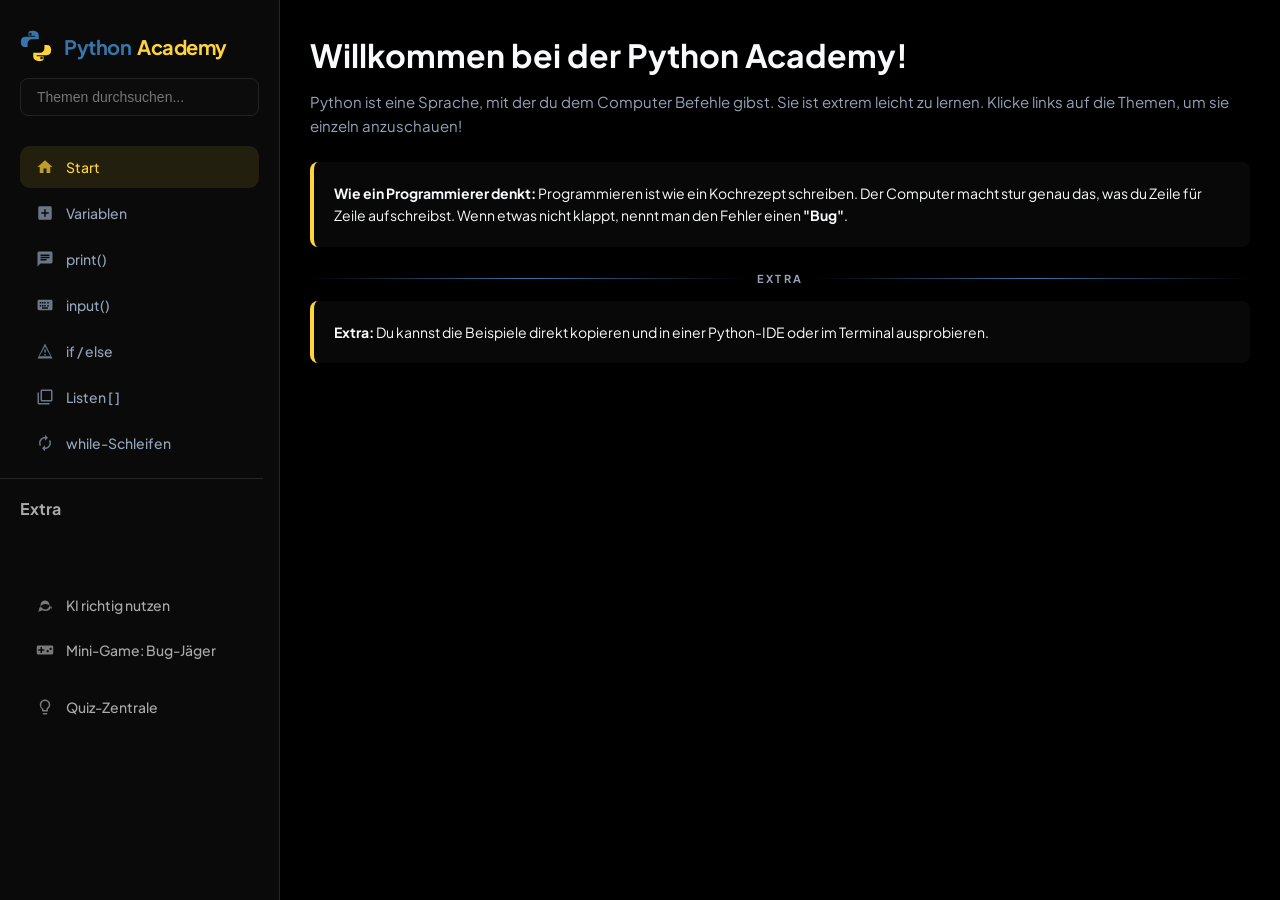
<file: index.html>
<!DOCTYPE html>
<html lang="de">
<head>
    <meta charset="UTF-8">
    <meta name="viewport" content="width=device-width, initial-scale=1.0">
    <title>Python Academy</title>
    <link href="https://fonts.googleapis.com/css2?family=Plus+Jakarta+Sans:wght@400;500;600;700&family=JetBrains+Mono:wght@400;500&display=swap" rel="stylesheet">
    <link rel="stylesheet" href="projekt_woche.css">
</head>
<body>

<div class="sidebar">
    <div class="logo">
        <svg width="32" height="32" viewBox="0 0 110 110" fill="none" xmlns="http://www.w3.org/2000/svg" style="flex-shrink: 0;">
            <path d="M52.1 3c-14.5 0-22.9 1-22.9 6.8v10.3h23.4v3.4H19.2C8.3 23.5 3 29.3 3 41.3c0 11.5 4.5 17.5 14.5 17.5h8.6v-12c0-8.2 6.8-15 15-15h23.4V20.3c0-11-8-17.3-22.4-17.3z" fill="#3776AB"/>
            <path d="M57.9 107c14.5 0 22.9-1 22.9-6.8V89.9H57.4v-3.4h33.4c10.9 0 16.2-5.8 16.2-17.8 0-11.5-4.5-17.5-14.5-17.5h-8.6v12c0 8.2-6.8 15-15 15H45.5v11.5c0 11 8 17.3 22.4 17.3z" fill="#FFD43B"/>
            <circle cx="36" cy="14" r="4.5" fill="#111827"/>
            <circle cx="74" cy="96" r="4.5" fill="#111827"/>
        </svg>
        <div style="display: flex; gap: 6px;">
            <span style="color: #3776AB;">Python</span>
            <span style="color: #FFD43B;">Academy</span>
        </div>
    </div>

    <div class="search-pos">
        <input class="search" id="search-input" placeholder="Themen durchsuchen...">
    </div>
    
    <div class="nav-links" id="sidebar-menu">
        <a data-target="start" data-color="yellow" class="active-yellow">
            <svg viewBox="0 0 24 24"><path d="M10 20v-6h4v6h5v-8h3L12 3 2 12h3v8z"/></svg>Start
        </a>
        <a data-target="variablen" data-color="blue">
            <svg viewBox="0 0 24 24"><path d="M19 3H5c-1.1 0-2 .9-2 2v14c0 1.1.9 2 2 2h14c1.1 0 2-.9 2-2V5c0-1.1-.9-2-2-2zm-2 10h-4v4h-2v-4H7v-2h4V7h2v4h4v2z"/></svg>Variablen
        </a>
        <a data-target="print" data-color="blue">
            <svg viewBox="0 0 24 24"><path d="M20 2H4c-1.1 0-1.99.9-1.99 2L2 22l4-4h14c1.1 0 2-.9 2-2V4c0-1.1-.9-2-2-2zM6 9h12v2H6V9zm8 5H6v-2h8v2zm4-6H6V6h12v2z"/></svg>print()
        </a>
        <a data-target="input" data-color="blue">
            <svg viewBox="0 0 24 24"><path d="M20 5H4c-1.1 0-1.99.9-1.99 2L2 17c0 1.1.9 2 2 2h16c1.1 0 2-.9 2-2V7c0-1.1-.9-2-2-2zm-9 3h2v2h-2V8zm0 4h2v2h-2v-2zM8 8h2v2H8V8zm0 4h2v2H8v-2zm-1 2H5v-2h2v2zm0-4H5V8h2v2zm9 7H8v-2h8v2zm1-3h-2v-2h2v2zm0-4h-2V8h2v2z"/></svg>input()
        </a>
        <a data-target="if" data-color="blue">
            <svg viewBox="0 0 24 24"><path d="M12 2L2 22h20L12 2zm0 3.99L19.53 19H4.47L12 5.99zM13 16h-2v2h2v-2zm0-6h-2v4h2v-4z"/></svg>if / else
        </a>
        <a data-target="listen" data-color="blue">
            <svg viewBox="0 0 24 24"><path d="M4 6H2v14c0 1.1.9 2 2 2h14v-2H4V6zm16-4H8c-1.1 0-2 .9-2 2v12c0 1.1.9 2 2 2h12c1.1 0 2-.9 2-2V4c0-1.1-.9-2-2-2zm0 14H8V4h12v12z"/></svg>Listen [ ]
        </a>
        <a data-target="loops" data-color="blue">
            <svg viewBox="0 0 24 24"><path d="M12 6v3l4-4-4-4v3c-4.42 0-8 3.58-8 8 0 1.57.46 3.03 1.24 4.26L6.7 14.8c-.45-.83-.7-1.79-.7-2.8 0-3.31 2.69-6 6-6zm6.76 1.74L17.3 9.2c.44.84.7 1.79.7 2.8 0 3.31-2.69 6-6 6v-3l-4 4 4 4v-3c4.42 0 8-3.58 8-8 0-1.57-.46-3.03-1.24-4.26z"/></svg>while-Schleifen
        </a>
        <div class="sidebar-drunter">
        </div>
        <div class="extra">
            <p2><b>Extra</b></p2> <!-- p2 weil er sonst auf die normale p klasse zugreift und die klasse "extra" ignoriert -->
        </div>
        <div class="hover-bonus">
            <a data-target="ki-section" data-color="purple" class="purple-link" style="padding-top: 15px; margin-top: 53px;">
                <svg viewBox="0 0 24 24"><path d="M21 11.5a8.38 8.38 0 0 1-.9 3.8 8.5 8.5 0 0 1-7.6 4.7 8.38 8.38 0 0 1-3.8-.9L3 21l1.9-5.7a8.38 8.38 0 0 1-.9 3.8 8.5 8.5 0 0 1 4.7-7.6 8.38 8.38 0 0 1 3.8-.9h.5a8.48 8.48 0 0 1 8 8v.5zM12 6a6 6 0 0 0-6 6c0 .87.18 1.71.51 2.48l-.34 1 .98-.33A5.923 5.923 0 0 0 12 18a6 6 0 0 0 6-6 6 6 0 0 0-6-6z"/></svg>KI richtig nutzen
            </a>
            <a data-target="game-section" data-color="purple" class="purple-link" style="padding-top: 15px; margin-bottom: 12px;">
                <svg viewBox="0 0 24 24"><path d="M21 6H3c-1.1 0-2 .9-2 2v8c0 1.1.9 2 2 2h18c1.1 0 2-.9 2-2V8c0-1.1-.9-2-2-2zm-10 7H8v3H6v-3H3v-2h3V8h2v3h3v2zm4.5 2c-.83 0-1.5-.67-1.5-1.5s.67-1.5 1.5-1.5 1.5.67 1.5 1.5-.67 1.5-1.5 1.5zm4-3c-.83 0-1.5-.67-1.5-1.5s.67-1.5 1.5-1.5 1.5.67 1.5 1.5-.67 1.5-1.5 1.5z"/></svg>Mini-Game: Bug-Jäger
            </a>
            <a data-target="quiz-section" data-color="pink" class="purple-link" style="margin-top: auto; padding-top: 15px;">
                <svg viewBox="0 0 24 24"><path d="M9 21c0 .55.45 1 1 1h4c.55 0 1-.45 1-1v-1H9v1zm3-19C8.14 2 5 5.14 5 9c0 2.38 1.19 4.47 3 5.74V17c0 .55.45 1 1 1h6c.55 0 1-.45 1-1v-2.26c1.81-1.27 3-3.36 3-5.74 0-3.86-3.14-7-7-7zm2.85 11.1l-.85.6V16h-4v-1.3l-.85-.6A4.997 4.997 0 0 1 7 9c0-2.76 2.24-5 5-5s5 2.24 5 5c0 1.63-.8 3.16-2.15 4.1z"/></svg>Quiz-Zentrale
            </a>
        </div>
    </div>
</div>

<div class="main">
    <header> <!-- ! -->
    <h2 id="page-title">Willkommen</h2> 
    </header>
    
    <div class="container">
        <div id="start" class="content-section active">
            <div class="card">
                <h1>Willkommen bei der Python Academy!</h1>
                <p>Python ist eine Sprache, mit der du dem Computer Befehle gibst. Sie ist extrem leicht zu lernen. Klicke links auf die Themen, um sie einzeln anzuschauen!</p>
                <div class="tip-box">
                    <strong>Wie ein Programmierer denkt:</strong> Programmieren ist wie ein Kochrezept schreiben. Der Computer macht stur genau das, was du Zeile für Zeile aufschreibst. Wenn etwas nicht klappt, nennt man den Fehler einen <strong>"Bug"</strong>.
                </div>

                <div class="section-divider">
                    <span>Extra</span>
                </div>
                <div class="tip-box extra-box">
                    <strong>Extra:</strong> Du kannst die Beispiele direkt kopieren und in einer Python-IDE oder im Terminal ausprobieren.
                </div>
            </div>
        </div>
        
        <div id="variablen" class="content-section">
            <div class="card">
                <h2>Schubladen für Daten</h2>
                <p>Eine Variable ist eine <strong>Schublade mit Namen</strong>. Du legst ein Wort oder eine Zahl hinein, um es für später aufzuheben.</p>
                <div class="code-wrapper">
                    <div class="code-header"><span>Python</span><button class="copy">Kopieren</button></div>
                    <div class="code">name = <span class="str">"Anna"</span>  <span class="cmt"># Wort in Schublade "name" packen</span>
alter = <span class="num">21</span>     <span class="cmt"># Zahl in Schublade "alter" packen</span>

<span class="fnc">print</span>(name)    <span class="cmt"># Guck in die Schublade und zeig es an</span></div>
                </div>
                <div class="terminal-wrapper">
                    <div class="terminal-header">Bildschirm-Ausgabe</div>
                    <div class="terminal-output">Anna</div>
                </div>
            </div>
        </div>
        
        <div id="print" class="content-section">
            <div class="card">
                <h2>Sachen ausdrucken</h2>
                <p>Der Befehl <code>print()</code> ist wie ein kleiner <strong>Drucker</strong>. Alles in den Klammern wird auf den Bildschirm geschrieben.</p>
                <div class="code-wrapper">
                    <div class="code-header"><span>Python</span><button class="copy">Kopieren</button></div>
                    <div class="code"><span class="fnc">print</span>(<span class="str">"Hallo Welt!"</span>)</div>
                </div>
                <div class="terminal-wrapper">
                    <div class="terminal-header">Bildschirm-Ausgabe</div>
                    <div class="terminal-output">Hallo Welt!</div>
                </div>
            </div>
        </div>
        
        <div id="input" class="content-section">
            <div class="card">
                <h2>Den Nutzer fragen</h2>
                <p>Mit <code>input()</code> stellt der Computer dem Nutzer eine Frage und <strong>wartet</strong>, bis dieser etwas eintippt und Enter drückt.</p>
                <div class="code-wrapper">
                    <div class="code-header"><span>Python</span><button class="copy">Kopieren</button></div>
                    <div class="code">farbe = <span class="fnc">input</span>(<span class="str">"Deine Lieblingsfarbe? "</span>)
<span class="fnc">print</span>(<span class="str">"Cool,"</span>, farbe)</div>
                </div>
                <div class="terminal-wrapper">
                    <div class="terminal-header">Bildschirm-Ausgabe</div>
                    <div class="terminal-output">Deine Lieblingsfarbe? <span style="color:#fff; font-style:italic">Blau</span>
Cool, Blau</div>
                </div>
            </div>
        </div>
        
        <div id="if" class="content-section">
            <div class="card">
                <h2> Wege entscheiden</h2>
                <p>Mit <code>if</code> (Wenn) und <code>else</code> (Ansonsten) biegt der Computer ab, je nachdem was stimmt. Wie ein Türsteher im Club.</p>
                <div class="code-wrapper">
                    <div class="code-header"><span>Python</span><button class="copy">Kopieren</button></div>
                    <div class="code">alter = <span class="num">15</span>

<span class="kwd">if</span> alter > = <span class="num">18</span>:
    <span class="fnc">print</span>(<span class="str">"Rein in den Club!"</span>)
<span class="kwd">else</span>:
    <span class="fnc">print</span>(<span class="str">"Du musst leider draußen warten."</span>)</div>
                </div>
                <div class="terminal-wrapper">
                    <div class="terminal-header">Bildschirm-Ausgabe</div>
                    <div class="terminal-output">Du musst leider draußen warten.</div>
                </div>
            </div>
        </div>

        <div id="listen" class="content-section">
            <div class="card">
                <h2>Listen [ ]</h2>
                <p>Was ist, wenn du nicht nur eine Sache, sondern ganz viele Sachen in eine Variable packen willst? Dafür gibt es Listen! Stell es dir wie einen <strong>Einkaufszettel</strong> vor.</p>
                <div class="tip-box">
                    <strong> Wichtig:</strong> Der Computer fängt immer bei <strong>0</strong> an zu zählen! Die erste Sache auf der Liste ist also die Nummer 0.
                </div>
                <div class="code-wrapper">
                    <div class="code-header"><span>Python</span><button class="copy">Kopieren</button></div>
                    <div class="code">einkauf = [<span class="str">"Apfel"</span>, <span class="str">"Banane"</span>, <span class="str">"Milch"</span>]

<span class="fnc">print</span>(einkauf[<span class="num">0</span>])  <span class="cmt"># Zeige die Sache an Stelle 0 (die erste Sache)</span>
<span class="fnc">print</span>(einkauf[<span class="num">2</span>])  <span class="cmt"># Zeige die Sache an Stelle 2 (die dritte Sache)</span></div>
                </div>
                <div class="terminal-wrapper">
                    <div class="terminal-header">Bildschirm-Ausgabe</div>
                    <div class="terminal-output">Apfel <br>
                    Milch</div>
                </div>
            </div>
        </div>

        <div id="loops" class="content-section">
            <div class="card">
                <h2>While-Schleifen (Wiederholungen)</h2>
                <p>Mit einer Schleife kannst du den Computer zwingen, eine Aufgabe <strong>immer und immer wieder zu wiederholen</strong>, so lange, bis eine Bedingung erfüllt ist.</p>
                <div class="code-wrapper">
                    <div class="code-header"><span>Python</span><button class="copy">Kopieren</button></div>
                    <div class="code">zaehler = <span class="num">1</span>

<span class="kwd">while</span> zaehler < = <span class="num">3</span>:  <span class="cmt"># Solange der Zähler kleiner oder gleich 3 ist:</span>
    <span class="fnc">print</span>(<span class="str">"Wiederholung Nummer"</span>, zaehler)
    zaehler = zaehler + <span class="num">1</span></div>
                </div>
                <div class="terminal-wrapper">
                    <div class="terminal-header">Bildschirm-Ausgabe</div>
                    <div class="terminal-output">Wiederholung Nummer 1
Wiederholung Nummer 2
Wiederholung Nummer 3</div>
                </div>
            </div>
        </div>

        <div id="ki-section" class="content-section">
            <div class="card">
                <h1> Wie man eine KI richtig benutzt</h1>
                <p>Eine KI kann dir genial beim Programmieren lernen helfen Stell dir die KI wie einen <strong>extrem fleißigen, aber etwas unschlauen Praktikanten</strong> vor.</p>
                <h2>Die 3 goldenen KI-Regeln</h2>
                <div class="tip-box">
                    <strong>1. Häppchen-Taktik </strong><br>Frag die KI niemals nach einem riesigen, fertigen Programm. Frag immer nach kleinen Teilen.
                </div>
                <div class="tip-box">
                    <strong>2. Sag der KI, wer sie ist </strong><br>Gib der KI eine Rolle, z.B. „Du bist ein geduldiger Lehrer für Anfänger“.
                </div>
                <div class="tip-box">
                    <strong>3. Zeig ihr deinen Code </strong><br>Kopiere fehlerhaften Code komplett hinein und nenne die exakte Fehlermeldung.
                </div>
                
                <h2 style="margin-top: 30px;">Der Prompt-Vergleich: Schlecht vs. Gut</h2>
                <div class="prompt-grid">
                    <div class="prompt-card bad">
                        <h4>Schlechter Prompt</h4>
                        <div class="text">Mach mir ein Quiz-Spiel in Python.</div>
                    </div>
                    <div class="prompt-card good">
                        <h4>Perfekter Prompt</h4>
                        <div class="text">Du bist ein Python-Lehrer für Anfänger. Erkläre mir in einfachen Worten, wie ich eine einzige Quiz-Frage mit einem "if/else"-Befehl abfrage...</div>
                    </div>
                </div>
            </div>
        </div>

        <div id="game-section" class="content-section">
            <div class="card">
                <h1>Mini-Game: Der Code-Bug-Jäger</h1>
                <p>Finde in jedem Code-Abschnitt die **eine Zeile**, die falsch geschrieben ist und das Programm zum Absturz bringt. Klicke sie an!</p>
                
                <div id="game-welcome" class="quiz-welcome-screen">
                    <button class="start-btn" style="background: #10b981;" onclick="startGame()">Jagd starten</button>
                </div>

                <div id="game-play" class="game-container">
                    <div class="game-score-board">
                        <span id="game-level-text">Bug 1 von 3</span>
                        <span id="game-score-text" style="color: var(--yellow-primary);">Punkte: 0</span>
                    </div>
                    <h3 id="game-task-text" style="margin-bottom: 15px; font-size: 16px;">Finde den Fehler im Code:</h3>
                    <div class="code-wrapper" style="border-radius:12px;">
                        <div class="code-header"><span>Interaktiver Code-Editor</span></div>
                        <div id="game-code-box" style="background: var(--bg-code); padding: 15px 10px;"></div>
                    </div>
                    <div class="feedback-box" id="game-feedback-box"></div>
                    <button class="next-btn" id="game-next-btn" onclick="nextGameLevel()">Nächster Bug ➔</button>
                </div>
            </div>
        </div>

        <div id="quiz-section" class="content-section">
            <div class="card">
                <h1>Die Python & KI Quiz-Zentrale</h1>
                <p>Bist du bereit, dein Wissen zu testen?</p>
                <div id="quiz-welcome" class="quiz-welcome-screen">
                    <button class="start-btn" onclick="startQuiz()">Quiz jetzt starten</button>
                </div>
                <div id="quiz-game" class="quiz-game-container">
                    <div class="quiz-progress" id="quiz-prog-text">Frage 1 von 5</div>
                    <div id="quiz-question-text" style="font-size: 18px; font-weight: 600; margin-bottom: 15px; color: var(--yellow-primary);">Fragetext lädt...</div>
                    <div id="quiz-code-block"></div>
                    <div class="quiz-box" id="quiz-options-box"></div>
                    <div class="feedback-box" id="quiz-feedback-box"></div>
                    <button class="next-btn" id="quiz-next-btn" onclick="nextQuestion()">Nächste Frage ➔</button>
                </div>
            </div>
        </div>
    </div>
</div>

<script src="projekt_woche.js"></script>
</body>
</html>
</file>
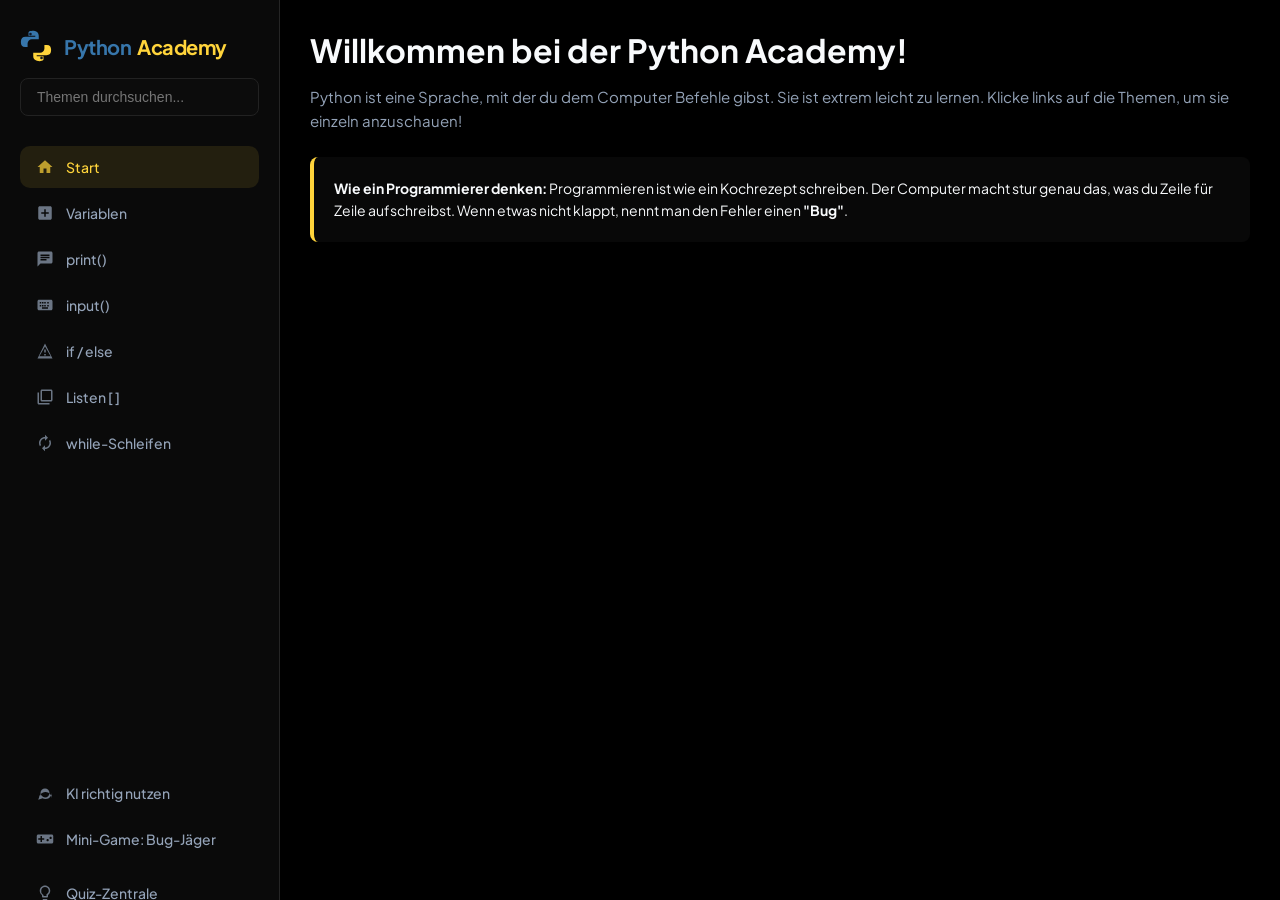
<file: Python Academy/index.html>
<!DOCTYPE html>
<html lang="de">
<head>
    <meta charset="UTF-8">
    <meta name="viewport" content="width=device-width, initial-scale=1.0">
    <title>Python Academy</title>
    <link href="https://fonts.googleapis.com/css2?family=Plus+Jakarta+Sans:wght@400;500;600;700&family=JetBrains+Mono:wght@400;500&display=swap" rel="stylesheet">
    <link rel="stylesheet" href="projekt_woche.css">
</head>
<body>

<div class="sidebar">
    <div class="logo">
        <svg width="32" height="32" viewBox="0 0 110 110" fill="none" xmlns="http://www.w3.org/2000/svg" style="flex-shrink: 0;">
            <path d="M52.1 3c-14.5 0-22.9 1-22.9 6.8v10.3h23.4v3.4H19.2C8.3 23.5 3 29.3 3 41.3c0 11.5 4.5 17.5 14.5 17.5h8.6v-12c0-8.2 6.8-15 15-15h23.4V20.3c0-11-8-17.3-22.4-17.3z" fill="#3776AB"/>
            <path d="M57.9 107c14.5 0 22.9-1 22.9-6.8V89.9H57.4v-3.4h33.4c10.9 0 16.2-5.8 16.2-17.8 0-11.5-4.5-17.5-14.5-17.5h-8.6v12c0 8.2-6.8 15-15 15H45.5v11.5c0 11 8 17.3 22.4 17.3z" fill="#FFD43B"/>
            <circle cx="36" cy="14" r="4.5" fill="#111827"/>
            <circle cx="74" cy="96" r="4.5" fill="#111827"/>
        </svg>
        <div style="display: flex; gap: 6px;">
            <span style="color: #3776AB;">Python</span>
            <span style="color: #FFD43B;">Academy</span>
        </div>
    </div>

    <div class="search-pos">
        <input class="search" id="search-input" placeholder="Themen durchsuchen...">
    </div>
    
    <div class="nav-links" id="sidebar-menu">
        <a data-target="start" data-color="yellow" class="active-yellow">
            <svg viewBox="0 0 24 24"><path d="M10 20v-6h4v6h5v-8h3L12 3 2 12h3v8z"/></svg>Start
        </a>
        <a data-target="variablen" data-color="blue">
            <svg viewBox="0 0 24 24"><path d="M19 3H5c-1.1 0-2 .9-2 2v14c0 1.1.9 2 2 2h14c1.1 0 2-.9 2-2V5c0-1.1-.9-2-2-2zm-2 10h-4v4h-2v-4H7v-2h4V7h2v4h4v2z"/></svg>Variablen
        </a>
        <a data-target="print" data-color="blue">
            <svg viewBox="0 0 24 24"><path d="M20 2H4c-1.1 0-1.99.9-1.99 2L2 22l4-4h14c1.1 0 2-.9 2-2V4c0-1.1-.9-2-2-2zM6 9h12v2H6V9zm8 5H6v-2h8v2zm4-6H6V6h12v2z"/></svg>print()
        </a>
        <a data-target="input" data-color="blue">
            <svg viewBox="0 0 24 24"><path d="M20 5H4c-1.1 0-1.99.9-1.99 2L2 17c0 1.1.9 2 2 2h16c1.1 0 2-.9 2-2V7c0-1.1-.9-2-2-2zm-9 3h2v2h-2V8zm0 4h2v2h-2v-2zM8 8h2v2H8V8zm0 4h2v2H8v-2zm-1 2H5v-2h2v2zm0-4H5V8h2v2zm9 7H8v-2h8v2zm1-3h-2v-2h2v2zm0-4h-2V8h2v2z"/></svg>input()
        </a>
        <a data-target="if" data-color="blue">
            <svg viewBox="0 0 24 24"><path d="M12 2L2 22h20L12 2zm0 3.99L19.53 19H4.47L12 5.99zM13 16h-2v2h2v-2zm0-6h-2v4h2v-4z"/></svg>if / else
        </a>
        <a data-target="listen" data-color="blue">
            <svg viewBox="0 0 24 24"><path d="M4 6H2v14c0 1.1.9 2 2 2h14v-2H4V6zm16-4H8c-1.1 0-2 .9-2 2v12c0 1.1.9 2 2 2h12c1.1 0 2-.9 2-2V4c0-1.1-.9-2-2-2zm0 14H8V4h12v12z"/></svg>Listen [ ]
        </a>
        <a data-target="loops" data-color="blue">
            <svg viewBox="0 0 24 24"><path d="M12 6v3l4-4-4-4v3c-4.42 0-8 3.58-8 8 0 1.57.46 3.03 1.24 4.26L6.7 14.8c-.45-.83-.7-1.79-.7-2.8 0-3.31 2.69-6 6-6zm6.76 1.74L17.3 9.2c.44.84.7 1.79.7 2.8 0 3.31-2.69 6-6 6v-3l-4 4 4 4v-3c4.42 0 8-3.58 8-8 0-1.57-.46-3.03-1.24-4.26z"/></svg>while-Schleifen
        </a>
        <a data-target="ki-section" data-color="purple" class="purple-link" style="border-top: 1px solid var(--border-color); padding-top: 15px; margin-top: 300px;">
            <svg viewBox="0 0 24 24"><path d="M21 11.5a8.38 8.38 0 0 1-.9 3.8 8.5 8.5 0 0 1-7.6 4.7 8.38 8.38 0 0 1-3.8-.9L3 21l1.9-5.7a8.38 8.38 0 0 1-.9 3.8 8.5 8.5 0 0 1 4.7-7.6 8.38 8.38 0 0 1 3.8-.9h.5a8.48 8.48 0 0 1 8 8v.5zM12 6a6 6 0 0 0-6 6c0 .87.18 1.71.51 2.48l-.34 1 .98-.33A5.923 5.923 0 0 0 12 18a6 6 0 0 0 6-6 6 6 0 0 0-6-6z"/></svg>KI richtig nutzen
        </a>
        <a data-target="game-section" data-color="purple" class="purple-link"padding-top: 15px;">
            <svg viewBox="0 0 24 24"><path d="M21 6H3c-1.1 0-2 .9-2 2v8c0 1.1.9 2 2 2h18c1.1 0 2-.9 2-2V8c0-1.1-.9-2-2-2zm-10 7H8v3H6v-3H3v-2h3V8h2v3h3v2zm4.5 2c-.83 0-1.5-.67-1.5-1.5s.67-1.5 1.5-1.5 1.5.67 1.5 1.5-.67 1.5-1.5 1.5zm4-3c-.83 0-1.5-.67-1.5-1.5s.67-1.5 1.5-1.5 1.5.67 1.5 1.5-.67 1.5-1.5 1.5z"/></svg>Mini-Game: Bug-Jäger
        </a>
        <a data-target="quiz-section" data-color="pink" class="purple-link" style="margin-top: auto; padding-top: 20px;">
            <svg viewBox="0 0 24 24"><path d="M9 21c0 .55.45 1 1 1h4c.55 0 1-.45 1-1v-1H9v1zm3-19C8.14 2 5 5.14 5 9c0 2.38 1.19 4.47 3 5.74V17c0 .55.45 1 1 1h6c.55 0 1-.45 1-1v-2.26c1.81-1.27 3-3.36 3-5.74 0-3.86-3.14-7-7-7zm2.85 11.1l-.85.6V16h-4v-1.3l-.85-.6A4.997 4.997 0 0 1 7 9c0-2.76 2.24-5 5-5s5 2.24 5 5c0 1.63-.8 3.16-2.15 4.1z"/></svg>Quiz-Zentrale
        </a>
    </div>
</div>

<div class="main">
    <header> <!-- ! -->
    <h2 id="page-title">Start</h2>
        
    </header>
    
    <div class="container">
        <div id="start" class="content-section active">
            <div class="card">
                <h1>Willkommen bei der Python Academy!</h1>
                <p>Python ist eine Sprache, mit der du dem Computer Befehle gibst. Sie ist extrem leicht zu lernen. Klicke links auf die Themen, um sie einzeln anzuschauen!</p>
                <div class="tip-box">
                    <strong>Wie ein Programmierer denken:</strong> Programmieren ist wie ein Kochrezept schreiben. Der Computer macht stur genau das, was du Zeile für Zeile aufschreibst. Wenn etwas nicht klappt, nennt man den Fehler einen <strong>"Bug"</strong>.
                </div>
            </div>
        </div>
        
        <div id="variablen" class="content-section">
            <div class="card">
                <h2>Schubladen für Daten</h2>
                <p>Eine Variable ist eine <strong>Schublade mit Namen</strong>. Du legst ein Wort oder eine Zahl hinein, um es für später aufzuheben.</p>
                <div class="code-wrapper">
                    <div class="code-header"><span>Python</span><button class="copy">Kopieren</button></div>
                    <div class="code">name = <span class="str">"Anna"</span>  <span class="cmt"># Wort in Schublade "name" packen</span>
alter = <span class="num">21</span>     <span class="cmt"># Zahl in Schublade "alter" packen</span>

<span class="fnc">print</span>(name)    <span class="cmt"># Guck in die Schublade und zeig es an</span></div>
                </div>
                <div class="terminal-wrapper">
                    <div class="terminal-header">Bildschirm-Ausgabe</div>
                    <div class="terminal-output">Anna</div>
                </div>
            </div>
        </div>
        
        <div id="print" class="content-section">
            <div class="card">
                <h2>Sachen ausdrucken</h2>
                <p>Der Befehl <code>print()</code> ist wie ein kleiner <strong>Drucker</strong>. Alles in den Klammern wird auf den Bildschirm geschrieben.</p>
                <div class="code-wrapper">
                    <div class="code-header"><span>Python</span><button class="copy">Kopieren</button></div>
                    <div class="code"><span class="fnc">print</span>(<span class="str">"Hallo Welt!"</span>)</div>
                </div>
                <div class="terminal-wrapper">
                    <div class="terminal-header">Bildschirm-Ausgabe</div>
                    <div class="terminal-output">Hallo Welt!</div>
                </div>
            </div>
        </div>
        
        <div id="input" class="content-section">
            <div class="card">
                <h2>Den Nutzer fragen</h2>
                <p>Mit <code>input()</code> stellt der Computer dem Nutzer eine Frage und <strong>wartet</strong>, bis dieser etwas eintippt und Enter drückt.</p>
                <div class="code-wrapper">
                    <div class="code-header"><span>Python</span><button class="copy">Kopieren</button></div>
                    <div class="code">farbe = <span class="fnc">input</span>(<span class="str">"Deine Lieblingsfarbe? "</span>)
<span class="fnc">print</span>(<span class="str">"Cool,"</span>, farbe)</div>
                </div>
                <div class="terminal-wrapper">
                    <div class="terminal-header">Bildschirm-Ausgabe</div>
                    <div class="terminal-output">Deine Lieblingsfarbe? <span style="color:#fff; font-style:italic">Blau</span>
Cool, Blau</div>
                </div>
            </div>
        </div>
        
        <div id="if" class="content-section">
            <div class="card">
                <h2> Wege entscheiden</h2>
                <p>Mit <code>if</code> (Wenn) und <code>else</code> (Ansonsten) biegt der Computer ab, je nachdem was stimmt. Wie ein Türsteher im Club.</p>
                <div class="code-wrapper">
                    <div class="code-header"><span>Python</span><button class="copy">Kopieren</button></div>
                    <div class="code">alter = <span class="num">15</span>

<span class="kwd">if</span> alter >= <span class="num">18</span>:
    <span class="fnc">print</span>(<span class="str">"Rein in den Club!"</span>)
<span class="kwd">else</span>:
    <span class="fnc">print</span>(<span class="str">"Du musst leider draußen warten."</span>)</div>
                </div>
                <div class="terminal-wrapper">
                    <div class="terminal-header">Bildschirm-Ausgabe</div>
                    <div class="terminal-output">Du musst leider draußen warten.</div>
                </div>
            </div>
        </div>

        <div id="listen" class="content-section">
            <div class="card">
                <h2>Listen [ ]</h2>
                <p>Was ist, wenn du nicht nur eine Sache, sondern ganz viele Sachen in eine Variable packen willst? Dafür gibt es Listen! Stell es dir wie einen <strong>Einkaufszettel</strong> vor.</p>
                <div class="tip-box">
                    <strong> Wichtig:</strong> Der Computer fängt immer bei <strong>0</strong> an zu zählen! Die erste Sache auf der Liste ist also die Nummer 0.
                </div>
                <div class="code-wrapper">
                    <div class="code-header"><span>Python</span><button class="copy">Kopieren</button></div>
                    <div class="code">einkauf = [<span class="str">"Apfel"</span>, <span class="str">"Banane"</span>, <span class="str">"Milch"</span>]

<span class="fnc">print</span>(einkauf[<span class="num">0</span>])  <span class="cmt"># Zeige die Sache an Stelle 0 (die erste Sache)</span>
<span class="fnc">print</span>(einkauf[<span class="num">2</span>])  <span class="cmt"># Zeige die Sache an Stelle 2 (die dritte Sache)</span></div>
                </div>
                <div class="terminal-wrapper">
                    <div class="terminal-header">Bildschirm-Ausgabe</div>
                    <div class="terminal-output">Apfel
Milch</div>
                </div>
            </div>
        </div>

        <div id="loops" class="content-section">
            <div class="card">
                <h2>while-Schleifen (Wiederholungen)</h2>
                <p>Mit einer Schleife kannst du den Computer zwingen, eine Aufgabe <strong>immer und immer wieder zu wiederholen</strong>, so lange, bis eine Bedingung erfüllt ist.</p>
                <div class="code-wrapper">
                    <div class="code-header"><span>Python</span><button class="copy">Kopieren</button></div>
                    <div class="code">zaehler = <span class="num">1</span>

<span class="kwd">while</span> zaehler < = <span class="num">3</span>:  <span class="cmt"># Solange der Zähler kleiner oder gleich 3 ist:</span>
    <span class="fnc">print</span>(<span class="str">"Wiederholung Nummer"</span>, zaehler)
    zaehler = zaehler + <span class="num">1</span></div>
                </div>
                <div class="terminal-wrapper">
                    <div class="terminal-header">Bildschirm-Ausgabe</div>
                    <div class="terminal-output">Wiederholung Nummer 1
Wiederholung Nummer 2
Wiederholung Nummer 3</div>
                </div>
            </div>
        </div>

        <div id="ki-section" class="content-section">
            <div class="card">
                <h1> Wie man eine KI richtig benutzt</h1>
                <p>Eine KI kann dir genial beim Programmieren lernen helfen. Stell dir die KI wie einen <strong>extrem fleißigen, aber etwas unschlauen Praktikanten</strong> vor.</p>
                <h2>Die 3 goldenen KI-Regeln</h2>
                <div class="tip-box">
                    <strong>1. Häppchen-Taktik </strong><br>Frag die KI niemals nach einem riesigen, fertigen Programm. Frag immer nach kleinen Teilen.
                </div>
                <div class="tip-box">
                    <strong>2. Sag der KI, wer sie ist </strong><br>Gib der KI eine Rolle, z.B. „Du bist ein geduldiger Lehrer für Anfänger“.
                </div>
                <div class="tip-box">
                    <strong>3. Zeig ihr deinen Code </strong><br>Kopiere fehlerhaften Code komplett hinein und nenne die exakte Fehlermeldung.
                </div>
                
                <h2 style="margin-top: 30px;">Der Prompt-Vergleich: Schlecht vs. Gut</h2>
                <div class="prompt-grid">
                    <div class="prompt-card bad">
                        <h4>Schlechter Prompt</h4>
                        <div class="text">Mach mir ein Quiz-Spiel in Python.</div>
                    </div>
                    <div class="prompt-card good">
                        <h4>Perfekter Prompt</h4>
                        <div class="text">Du bist ein Python-Lehrer für Anfänger. Erkläre mir in einfachen Worten, wie ich eine einzige Quiz-Frage mit einem "if/else"-Befehl abfrage...</div>
                    </div>
                </div>
            </div>
        </div>

        <div id="game-section" class="content-section">
            <div class="card">
                <h1>Mini-Game: Der Code-Bug-Jäger</h1>
                <p>Finde in jedem Code-Abschnitt die **eine Zeile**, die falsch geschrieben ist und das Programm zum Absturz bringt. Klicke sie an!</p>
                
                <div id="game-welcome" class="quiz-welcome-screen">
                    <button class="start-btn" style="background: #10b981;" onclick="startGame()">Jagd starten</button>
                </div>

                <div id="game-play" class="game-container">
                    <div class="game-score-board">
                        <span id="game-level-text">Bug 1 von 3</span>
                        <span id="game-score-text" style="color: var(--yellow-primary);">Punkte: 0</span>
                    </div>
                    <h3 id="game-task-text" style="margin-bottom: 15px; font-size: 16px;">Finde den Fehler im Code:</h3>
                    <div class="code-wrapper" style="border-radius:12px;">
                        <div class="code-header"><span>Interaktiver Code-Editor</span></div>
                        <div id="game-code-box" style="background: var(--bg-code); padding: 15px 10px;"></div>
                    </div>
                    <div class="feedback-box" id="game-feedback-box"></div>
                    <button class="next-btn" id="game-next-btn" onclick="nextGameLevel()">Nächster Bug ➔</button>
                </div>
            </div>
        </div>

        <div id="quiz-section" class="content-section">
            <div class="card">
                <h1>Die Python & KI Quiz-Zentrale</h1>
                <p>Bist du bereit, dein Wissen zu testen?</p>
                <div id="quiz-welcome" class="quiz-welcome-screen">
                    <button class="start-btn" onclick="startQuiz()">Quiz jetzt starten</button>
                </div>
                <div id="quiz-game" class="quiz-game-container">
                    <div class="quiz-progress" id="quiz-prog-text">Frage 1 von 5</div>
                    <div id="quiz-question-text" style="font-size: 18px; font-weight: 600; margin-bottom: 15px; color: var(--yellow-primary);">Fragetext lädt...</div>
                    <div id="quiz-code-block"></div>
                    <div class="quiz-box" id="quiz-options-box"></div>
                    <div class="feedback-box" id="quiz-feedback-box"></div>
                    <button class="next-btn" id="quiz-next-btn" onclick="nextQuestion()">Nächste Frage ➔</button>
                </div>
            </div>
        </div>
    </div>
</div>

<script src="projekt_woche.js"></script>
</body>
</html>
</file>
<file: projekt_woche.css>
:root {
    --blue-primary: #3776AB;
    --yellow-primary: #FFD43B;
    --bg-main: #000000;            /* Reines, tiefes Schwarz */
    --bg-sidebar: #0a0a0a;         /* Leicht helleres Schwarz für Kontrast */
    --bg-card: transparent;        /* Keine störenden grauen Box-Hintergründe mehr! */
    --border-color: #252525;   /* Keine grauen Rahmen mehr um die Inhaltsblöcke */
    --bg-code: #252525;
    --text-main: #f8fafc;
    --text-muted: #94a3b8;
    --text-muted-plus: #a9a9a9;
}

* {
    margin: 0;
    padding: 0;
    box-sizing: border-box;
    scroll-behavior: smooth;
}

body {
    font-family: 'Plus Jakarta Sans', sans-serif;
    background-color: var(--bg-main);
    color: var(--text-main);
    display: flex;
    height: 100vh;
    overflow: hidden;
}

/* Sidebar links */
.sidebar {
    width: 280px;
    background-color: var(--bg-sidebar);
    padding: 30px 20px;
    border-right: 1px solid #252525;
    display: flex;
    flex-direction: column;
    overflow-y: auto;
}
/* Alles zum logo */
.logo {
    display: flex;
    align-items: center;
    gap: 12px;
    font-size: 20px;
    font-weight: 700;
    margin-bottom: 16px;
    letter-spacing: -0.5px;
}

.nav-links {
    display: flex;
    flex-direction: column;
    gap: 4px;
}

.sidebar a {
    display: flex;
    align-items: center;
    gap: 12px;
    padding: 12px 16px;
    color: var(--text-muted);
    text-decoration: none;
    border-radius: 10px;
    font-weight: 500;
    font-size: 14px;
    cursor: pointer;
    transition: all 0.2s ease;
}
.sidebar-drunter {
    height: 1px;
    margin: 10px -20px;
    width: 110%;
    background-color: var(--bg-code);
}

.hover-bonus a{
    color: var(--text-muted-plus)
}

.sidebar a svg {
    width: 18px;
    height: 18px;
    fill: currentColor;
    opacity: 0.7;
}

.sidebar a:hover {
    background-color: #121212;
    color: var(--text-main);
}

.sidebar a.active-yellow {
    background-color: rgba(255, 212, 59, 0.1);
    color: var(--yellow-primary) !important;
}

.sidebar a.active-blue {
    background-color: rgba(55, 118, 171, 0.1);
    color: var(--blue-primary) !important;
}

.sidebar a.active-purple {
    background-color: rgba(168, 85, 247, 0.1);
    color: #9b42ed !important;
}

.sidebar a.active-pink {
    background-color: rgba(236, 72, 153, 0.1);
    color: #c02d76 !important;
}

/* Hauptbereich rechts */ 
.main {
    flex: 1;
    display: flex;
    flex-direction: column;
    overflow-y: auto;
}
/* Wichtig */
header {
    display: none
  /*  display: flex; 
    justify-content: space-between;
    background-color: var(--bg-main);
    padding: 24px 30px;
    border-bottom: 1px solid #252525; */
}

header h2 {
    font-size: 22px;
    font-weight: 700;
}
/* Durchsuchen der Themen */
.search {
    background-color: #0c0c0c;
    border: 1px solid #222222;
    color: var(--text-main);
    padding: 10px 16px;
    border-radius: 8px;
    width: 240px;
    font-size: 14px;
    outline: none;
    transition: all 0.2s ease;
}
.search-pos{
    margin: 0px 0 30px;
}

.search-pos .search{
    width: 100%;
}

.search:focus {
    border-color: var(--blue-primary);
}

/* CONTAINER NÄHER AM RAND */
.container {
    padding: 35px 15px;         /* Minimierter Abstand nach links und rechts */
    width: 100%;                /* Nutzt die volle Breite */
    max-width: 100%;            /* Keine künstliche Einengung in der Mitte */
    margin: 0;                  /* Richtet den Inhalt bündig links aus */
}

.content-section {
    display: none;
}

.content-section.active {
    display: block;
}

/* CARDS OHNE HINTERGRUND UND OHNE RÄNDER */
.card {
    background-color: var(--bg-card);
    border: none;
    padding: 0 15px 35px 15px;  /* Minimaler linker Rand, schöner Abstand nach unten */
    border-radius: 0;
    box-shadow: none;
}

h1 {
    font-size: 32px;
    font-weight: 700;
    margin-bottom: 15px;
}

h2 {
    font-size: 24px;
    font-weight: 600;
    color: var(--blue-primary);
    margin-bottom: 12px;
}

p {
    color: var(--text-muted);
    font-size: 15px;
    line-height: 1.6;
    margin-bottom: 24px;
}

.extra{
    color: var(--text-muted-plus);
    margin-bottom: 5px;
    margin-top: 5px;
}

.section-divider {
    display: flex;
    align-items: center;
    gap: 12px;
    margin: 8px 0 16px;
    color: var(--text-muted);
    font-size: 11px;
    font-weight: 700;
    letter-spacing: 0.2em;
    text-transform: uppercase;
}

.section-divider::before,
.section-divider::after {
    content: "";
    flex: 1;
    height: 1px;
    background: linear-gradient(90deg, transparent, var(--blue-primary), transparent);
}

.extra-box {
    border-left-color: var(--blue-primary);
    background-color: rgba(55, 118, 171, 0.1);
}

/* Tipp-Boxen */
.tip-box {
    background-color: #080808;
    border-left: 4px solid var(--yellow-primary);
    padding: 20px;
    border-radius: 8px;
    margin-bottom: 25px;
    font-size: 14px;
    line-height: 1.6;
}

/* Code-Blöcke */
.code-wrapper {
    background-color: var(--bg-code);
    border: 1px solid #1a1a1a;
    border-radius: 8px;
    overflow: hidden;
    margin-bottom: 16px;
}
/* Code abschnitte (überschrift teil) */
.code-header {
    background-color: #050505;
    padding: 10px 20px;
    display: flex;
    justify-content: space-between;
    align-items: center;
    border-bottom: 1px solid #111111;
    font-size: 12px;
    color: var(--text-muted);
}

.code {
    padding: 20px;
    font-family: 'JetBrains Mono', monospace;
    font-size: 14px;
    line-height: 1.6;
    white-space: pre-wrap;
    word-break: break-all;
}
/*Kopier bereich*/
.copy {
    background: transparent;
    border: 1px solid #333333;
    color: var(--text-main);
    padding: 4px 10px;
    border-radius: 4px;
    cursor: pointer;
    font-size: 11px;
}
/*(selbserklärend)*/
.copy:hover {
    background-color: var(--blue-primary);
    border-color: var(--blue-primary);
}

/* Syntax Highlighting */
.str { color: #a5d6ff; }
.num { color: #ff7b72; }
.fnc { color: #d2a8ff; }
.cmt { color: #8b949e; }
.kwd { color: #ff7b72; }

/* Terminal */
.terminal-wrapper {
    background-color: #030303;
    border: 1px solid #111111;
    border-radius: 8px;
    overflow: hidden;
    margin-bottom: 30px;
}

.terminal-header {
    background-color: #070707;
    padding: 8px 20px;
    font-size: 11px;
    color: var(--text-muted);
}

.terminal-output {
    padding: 15px 20px;
    font-family: 'JetBrains Mono', monospace;
    font-size: 13px;
    color: #e2e8f0;
}

/* KI Prompt Grid */
.prompt-grid {
    display: grid;
    grid-template-columns: 1fr 1fr;
    gap: 20px;
    margin-top: 20px;
}

.prompt-card {
    padding: 20px;
    border-radius: 8px;
}

.prompt-card.bad {
    background-color: rgba(239, 68, 68, 0.05);
    border: 1px solid rgba(239, 68, 68, 0.2);
}

.prompt-card.good {
    background-color: rgba(16, 185, 129, 0.05);
    border: 1px solid rgba(16, 185, 129, 0.2);
}

.prompt-card h4 {
    margin-bottom: 10px;
}

.prompt-card.bad h4 { color: #f87171; }
.prompt-card.good h4 { color: #34d399; }

/* Quiz & Game-Stile */
.quiz-welcome-screen {
    text-align: left;
    padding: 40px 15px;
}

.start-btn {
    padding: 14px 30px;
    font-size: 16px;
    font-weight: 600;
    color: #000;
    background-color: var(--yellow-primary);
    border: none;
    border-radius: 8px;
    cursor: pointer;
}

.quiz-game-container, .game-container {
    display: none;
    padding: 15px;
}

.quiz-progress, .game-score-board {
    font-size: 12px;
    color: var(--text-muted);
    margin-bottom: 15px;
    display: flex;
    justify-content: space-between;
}

.quiz-box {
    display: flex;
    flex-direction: column;
    gap: 10px;
    margin-bottom: 20px;
}

.quiz-box.correct-choice {
    background-color: rgba(16, 185, 129, 0.1);
    border: 1px solid rgba(16, 185, 129, 0.3);
    color: #34d399; 
}

.quiz-box.wrong-choice {
    background-color: rgba(239, 68, 68, 0.1);
    border: 1px solid rgba(239, 68, 68, 0.3);
    color: #f87171; 
}

.quiz-option {
    background-color: #0a0a0a;
    border: 1px solid #1a1a1a;
    padding: 15px 20px;
    border-radius: 8px;
    cursor: pointer;
    text-align: left;
    color: var(--text-main);
}

.quiz-option:hover {
    background-color: #111111;
}

.feedback-box {
    padding: 15px;
    border-radius: 8px;
    margin-bottom: 20px;
    display: none;
}

.feedback-box.correct {
    background-color: rgba(16, 185, 129, 0.1);
    border: 1px solid rgba(16, 185, 129, 0.3);
    color: #34d399;
}

.feedback-box.wrong {
    background-color: rgba(239, 68, 68, 0.1);
    border: 1px solid rgba(239, 68, 68, 0.3);
    color: #f87171;
}

.next-btn {
    display: none;
    background-color: var(--blue-primary);
    color: #fff;
    border: none;
    padding: 12px 24px;
    border-radius: 8px;
    cursor: pointer;
}

/* Interaktive Klick-Zeilen für den Bug-Jäger */
.code-line {
    padding: 3px 10px;
    cursor: pointer;
    border-radius: 4px;
    display: block;
}

.code-line:hover {
    background-color: #1a1a1a;
}
</file>
<file: Python Academy/projekt_woche.css>
:root {
    --blue-primary: #3776AB;
    --yellow-primary: #FFD43B;
    --bg-main: #000000;            /* Reines, tiefes Schwarz */
    --bg-sidebar: #0a0a0a;         /* Leicht helleres Schwarz für Kontrast */
    --bg-card: transparent;        /* Keine störenden grauen Box-Hintergründe mehr! */
    --border-color: transparent;   /* Keine grauen Rahmen mehr um die Inhaltsblöcke */
    --bg-code: #252525;
    --text-main: #f8fafc;
    --text-muted: #94a3b8;
}

* {
    margin: 0;
    padding: 0;
    box-sizing: border-box;
    scroll-behavior: smooth;
}

body {
    font-family: 'Plus Jakarta Sans', sans-serif;
    background-color: var(--bg-main);
    color: var(--text-main);
    display: flex;
    height: 100vh;
    overflow: hidden;
}

/* Sidebar links */
.sidebar {
    width: 280px;
    background-color: var(--bg-sidebar);
    padding: 30px 20px;
    border-right: 1px solid #252525;
    display: flex;
    flex-direction: column;
    overflow-y: auto;
}
/* Alles zum logo */
.logo {
    display: flex;
    align-items: center;
    gap: 12px;
    font-size: 20px;
    font-weight: 700;
    margin-bottom: 16px;
    letter-spacing: -0.5px;
}

.nav-links {
    display: flex;
    flex-direction: column;
    gap: 4px;
}

.sidebar a {
    display: flex;
    align-items: center;
    gap: 12px;
    padding: 12px 16px;
    color: var(--text-muted);
    text-decoration: none;
    border-radius: 10px;
    font-weight: 500;
    font-size: 14px;
    cursor: pointer;
    transition: all 0.2s ease;
}

.sidebar a svg {
    width: 18px;
    height: 18px;
    fill: currentColor;
    opacity: 0.7;
}

.sidebar a:hover {
    background-color: #121212;
    color: var(--text-main);
}

.sidebar a.active-yellow {
    background-color: rgba(255, 212, 59, 0.1);
    color: var(--yellow-primary) !important;
}

.sidebar a.active-blue {
    background-color: rgba(55, 118, 171, 0.1);
    color: var(--blue-primary) !important;
}

.sidebar a.active-purple {
    background-color: rgba(168, 85, 247, 0.1);
    color: #9b42ed !important;
}

.sidebar a.active-pink {
    background-color: rgba(236, 72, 153, 0.1);
    color: #c02d76 !important;
}

/* Hauptbereich rechts */ 
.main {
    flex: 1;
    display: flex;
    flex-direction: column;
    overflow-y: auto;
}
/* Wichtig */
header {
  /*  display: flex; */
    justify-content: space-between;
    align-items: center;
    background-color: var(--bg-main);
    padding: 24px 30px;
 /*   border-bottom: 1px solid #252525; */
}

header {
    display: none;
}

header h2 {
    font-size: 22px;
    font-weight: 700;
}
/* Durchsuchen der Themen */
.search {
    background-color: #0c0c0c;
    border: 1px solid #222222;
    color: var(--text-main);
    padding: 10px 16px;
    border-radius: 8px;
    width: 240px;
    font-size: 14px;
    outline: none;
    transition: all 0.2s ease;
}
.search-pos{
    margin: 0px 0 30px;
}

.search-pos .search{
    width: 100%;
}

.search:focus {
    border-color: var(--blue-primary);
}

/* CONTAINER NÄHER AM RAND */
.container {
    padding: 30px 15px;         /* Minimierter Abstand nach links und rechts */
    width: 100%;                /* Nutzt die volle Breite */
    max-width: 100%;            /* Keine künstliche Einengung in der Mitte */
    margin: 0;                  /* Richtet den Inhalt bündig links aus */
}

.content-section {
    display: none;
}

.content-section.active {
    display: block;
}

/* CARDS OHNE HINTERGRUND UND OHNE RÄNDER */
.card {
    background-color: var(--bg-card);
    border: none;
    padding: 0 15px 35px 15px;  /* Minimaler linker Rand, schöner Abstand nach unten */
    border-radius: 0;
    box-shadow: none;
}

h1 {
    font-size: 32px;
    font-weight: 700;
    margin-bottom: 15px;
}

h2 {
    font-size: 24px;
    font-weight: 600;
    color: var(--blue-primary);
    margin-bottom: 12px;
}

p {
    color: var(--text-muted);
    font-size: 15px;
    line-height: 1.6;
    margin-bottom: 24px;
}

/* Tipp-Boxen */
.tip-box {
    background-color: #080808;
    border-left: 4px solid var(--yellow-primary);
    padding: 20px;
    border-radius: 8px;
    margin-bottom: 25px;
    font-size: 14px;
    line-height: 1.6;
}

/* Code-Blöcke */
.code-wrapper {
    background-color: var(--bg-code);
    border: 1px solid #1a1a1a;
    border-radius: 8px;
    overflow: hidden;
    margin-bottom: 16px;
}
/* Code abschnitte (überschrift teil)*/
.code-header {
    background-color: #050505;
    padding: 10px 20px;
    display: flex;
    justify-content: space-between;
    align-items: center;
    border-bottom: 1px solid #111111;
    font-size: 12px;
    color: var(--text-muted);
}

.code {
    padding: 20px;
    font-family: 'JetBrains Mono', monospace;
    font-size: 14px;
    line-height: 1.6;
    white-space: pre-wrap;
    word-break: break-all;
}
/*Kopier bereich*/
.copy {
    background: transparent;
    border: 1px solid #333333;
    color: var(--text-main);
    padding: 4px 10px;
    border-radius: 4px;
    cursor: pointer;
    font-size: 11px;
}
/*(selbserklärend)*/
.copy:hover {
    background-color: var(--blue-primary);
    border-color: var(--blue-primary);
}

/* Syntax Highlighting */
.str { color: #a5d6ff; }
.num { color: #ff7b72; }
.fnc { color: #d2a8ff; }
.cmt { color: #8b949e; }
.kwd { color: #ff7b72; }

/* Terminal */
.terminal-wrapper {
    background-color: #030303;
    border: 1px solid #111111;
    border-radius: 8px;
    overflow: hidden;
    margin-bottom: 30px;
}

.terminal-header {
    background-color: #070707;
    padding: 8px 20px;
    font-size: 11px;
    color: var(--text-muted);
}

.terminal-output {
    padding: 15px 20px;
    font-family: 'JetBrains Mono', monospace;
    font-size: 13px;
    color: #e2e8f0;
}

/* KI Prompt Grid */
.prompt-grid {
    display: grid;
    grid-template-columns: 1fr 1fr;
    gap: 20px;
    margin-top: 20px;
}

.prompt-card {
    padding: 20px;
    border-radius: 8px;
}

.prompt-card.bad {
    background-color: rgba(239, 68, 68, 0.05);
    border: 1px solid rgba(239, 68, 68, 0.2);
}

.prompt-card.good {
    background-color: rgba(16, 185, 129, 0.05);
    border: 1px solid rgba(16, 185, 129, 0.2);
}

.prompt-card h4 {
    margin-bottom: 10px;
}

.prompt-card.bad h4 { color: #f87171; }
.prompt-card.good h4 { color: #34d399; }

/* Quiz & Game-Stile */
.quiz-welcome-screen {
    text-align: left;
    padding: 40px 15px;
}

.start-btn {
    padding: 14px 30px;
    font-size: 16px;
    font-weight: 600;
    color: #000;
    background-color: var(--yellow-primary);
    border: none;
    border-radius: 8px;
    cursor: pointer;
}

.quiz-game-container, .game-container {
    display: none;
    padding: 15px;
}

.quiz-progress, .game-score-board {
    font-size: 12px;
    color: var(--text-muted);
    margin-bottom: 15px;
    display: flex;
    justify-content: space-between;
}

.quiz-box {
    display: flex;
    flex-direction: column;
    gap: 10px;
    margin-bottom: 20px;
}

.quiz-option {
    background-color: #0a0a0a;
    border: 1px solid #1a1a1a;
    padding: 15px 20px;
    border-radius: 8px;
    cursor: pointer;
    text-align: left;
    color: var(--text-main);
}

.quiz-option:hover {
    background-color: #111111;
}

.feedback-box {
    padding: 15px;
    border-radius: 8px;
    margin-bottom: 20px;
    display: none;
}

.feedback-box.correct {
    background-color: rgba(16, 185, 129, 0.1);
    border: 1px solid rgba(16, 185, 129, 0.3);
    color: #34d399;
}

.feedback-box.wrong {
    background-color: rgba(239, 68, 68, 0.1);
    border: 1px solid rgba(239, 68, 68, 0.3);
    color: #f87171;
}

.next-btn {
    display: none;
    background-color: var(--blue-primary);
    color: #fff;
    border: none;
    padding: 12px 24px;
    border-radius: 8px;
    cursor: pointer;
}

/* Interaktive Klick-Zeilen für den Bug-Jäger */
.code-line {
    padding: 3px 10px;
    cursor: pointer;
    border-radius: 4px;
    display: block;
}

.code-line:hover {
    background-color: #1a1a1a;
}
</file>
